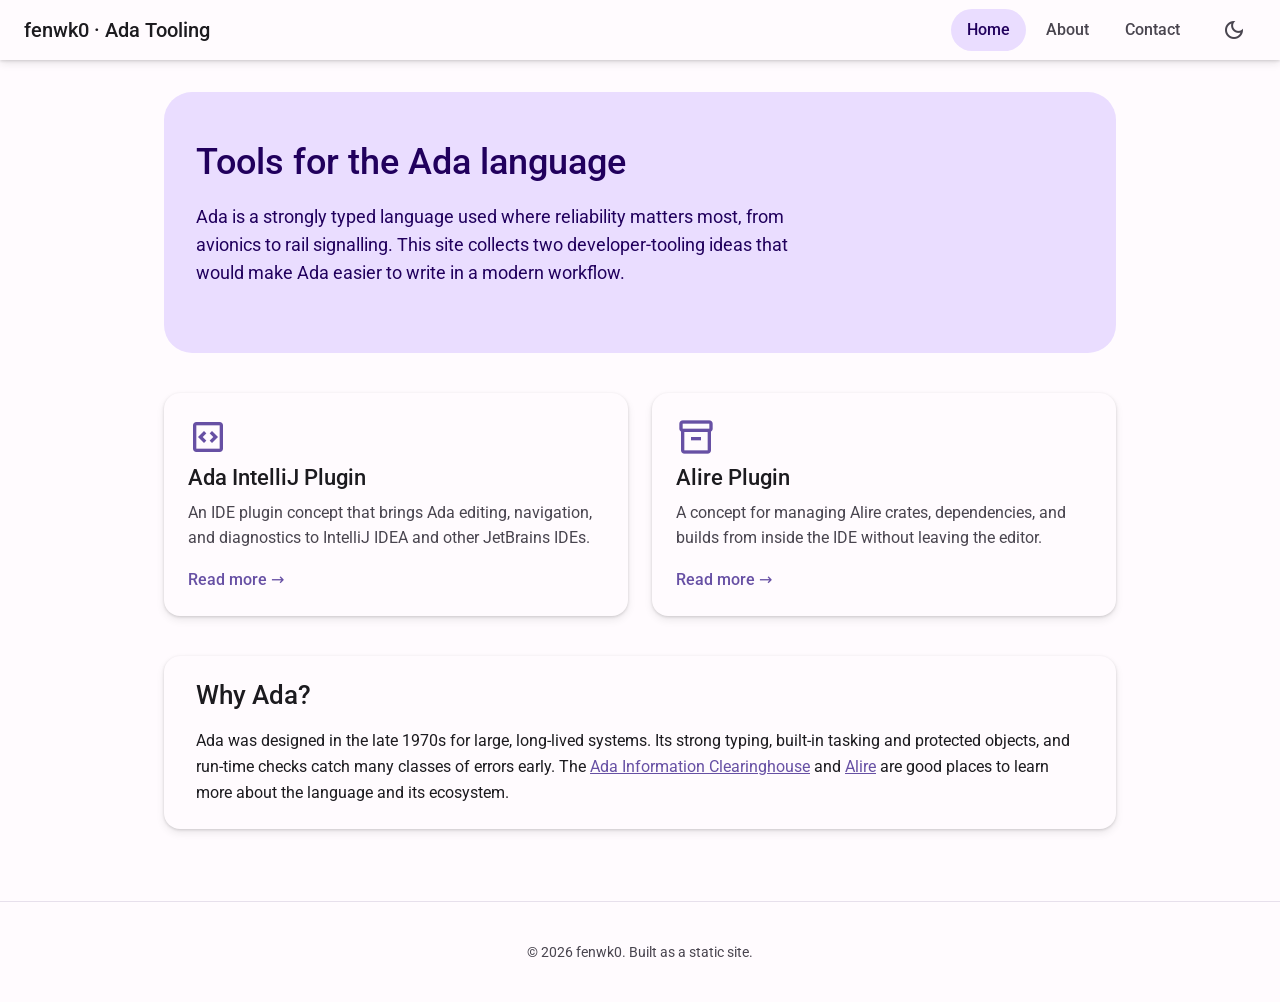
<file: index.html>
<!DOCTYPE html>
<html lang="en" data-theme="light">
<head>
  <meta charset="UTF-8">
  <meta name="viewport" content="width=device-width, initial-scale=1.0">
  <title>Home | fenwk0 · Ada Tooling</title>
  <meta name="description" content="Developer tooling for the Ada programming language: an IntelliJ IDEA plugin concept and an Alire integration concept.">
  <script>
    (function () {
      var saved = localStorage.getItem("theme");
      var dark = saved ? saved === "dark" : window.matchMedia("(prefers-color-scheme: dark)").matches;
      document.documentElement.setAttribute("data-theme", dark ? "dark" : "light");
    })();
  </script>
  <link rel="preconnect" href="https://fonts.googleapis.com">
  <link rel="preconnect" href="https://fonts.gstatic.com" crossorigin>
  <link href="https://fonts.googleapis.com/css2?family=Roboto:wght@400;500;700&family=Roboto+Mono&display=swap" rel="stylesheet">
  <link href="https://fonts.googleapis.com/css2?family=Material+Symbols+Outlined" rel="stylesheet">
  <link rel="stylesheet" href="css/styles.css">
</head>
<body>
  <header class="app-bar">
    <a class="brand" href="index.html">fenwk0 · Ada Tooling</a>
    <nav class="nav-links">
      <a href="index.html" aria-current="page">Home</a>
      <a href="about.html">About</a>
      <a href="contact.html">Contact</a>
    </nav>
    <button id="theme-toggle" class="icon-btn" type="button" aria-label="Toggle dark mode" aria-pressed="false">
      <span class="material-symbols-outlined">dark_mode</span>
    </button>
  </header>

  <main>
    <section class="hero">
      <h1>Tools for the Ada language</h1>
      <p>Ada is a strongly typed language used where reliability matters most, from avionics to rail signalling.
        This site collects two developer-tooling ideas that would make Ada easier to write in a modern workflow.</p>
    </section>

    <section class="cards" aria-label="Plugin overview">
      <a class="card" href="ada-intellij-plugin.html">
        <span class="material-symbols-outlined">code_blocks</span>
        <h2>Ada IntelliJ Plugin</h2>
        <p>An IDE plugin concept that brings Ada editing, navigation, and diagnostics to IntelliJ IDEA and other JetBrains IDEs.</p>
        <span class="link-label">Read more &rarr;</span>
      </a>

      <a class="card" href="alire-plugin.html">
        <span class="material-symbols-outlined">inventory_2</span>
        <h2>Alire Plugin</h2>
        <p>A concept for managing Alire crates, dependencies, and builds from inside the IDE without leaving the editor.</p>
        <span class="link-label">Read more &rarr;</span>
      </a>
    </section>

    <section class="surface" style="margin-top: 2.5rem;">
      <h2>Why Ada?</h2>
      <p>Ada was designed in the late 1970s for large, long-lived systems. Its strong typing, built-in
        tasking and protected objects, and run-time checks catch many classes of errors early. The
        <a href="https://www.adaic.org/">Ada Information Clearinghouse</a> and
        <a href="https://alire.ada.dev/">Alire</a> are good places to learn more about the language and its
        ecosystem.</p>
    </section>
  </main>

  <footer class="site-footer">
    <p>&copy; 2026 fenwk0. Built as a static site.</p>
  </footer>

  <script src="js/theme.js"></script>
</body>
</html>
</file>
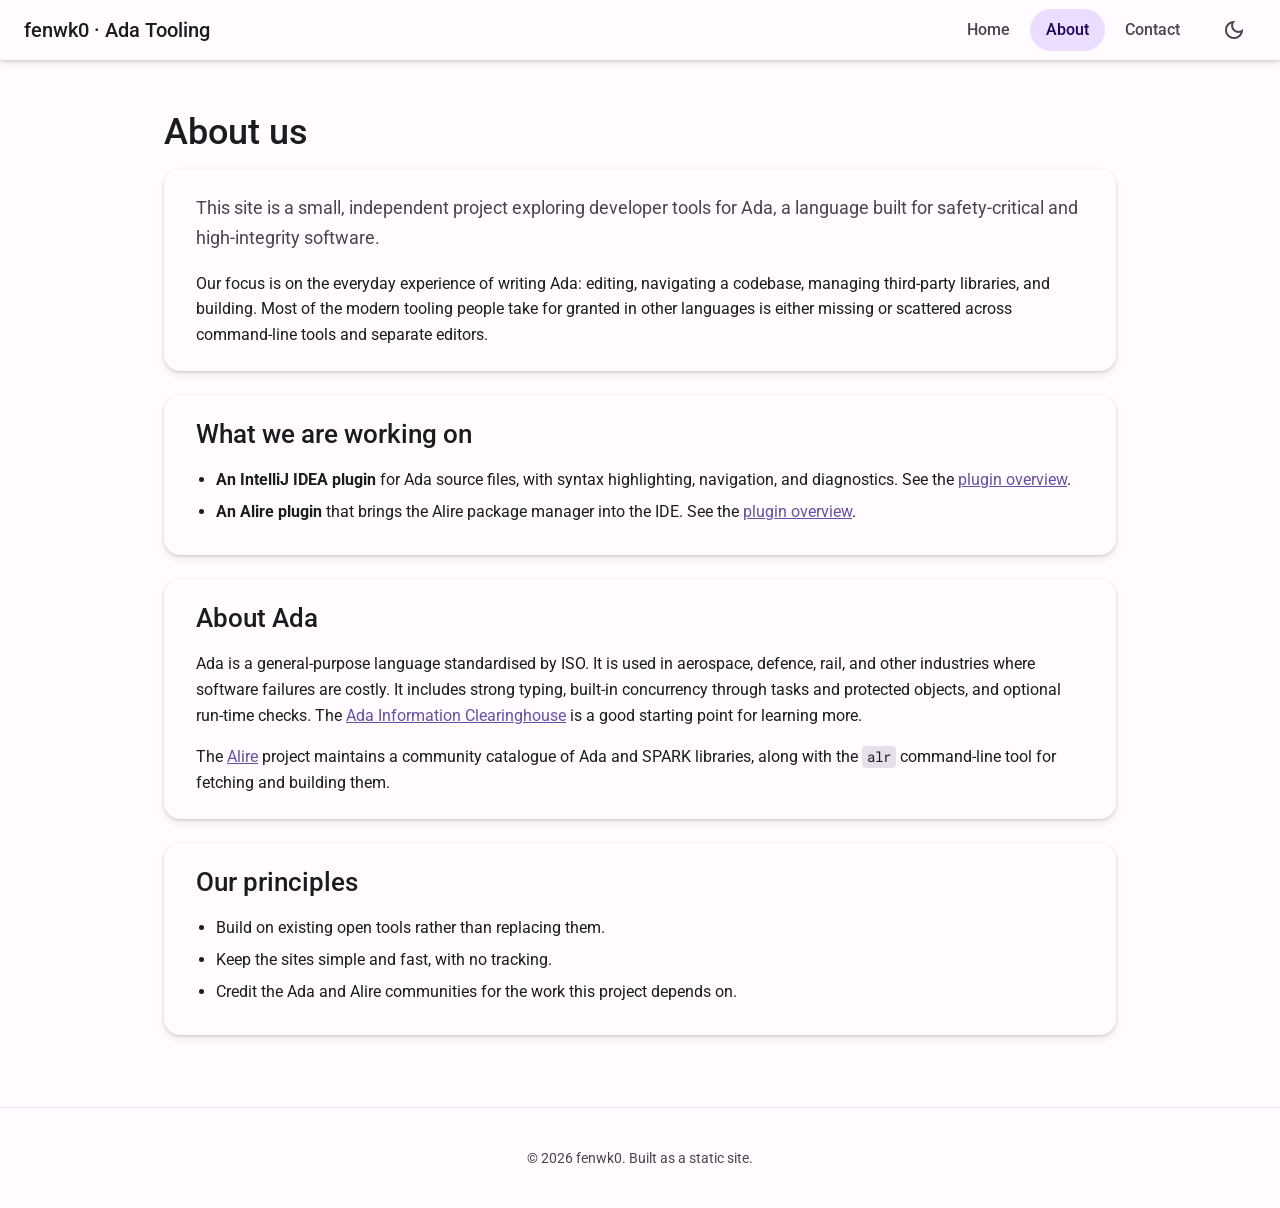
<file: about.html>
<!DOCTYPE html>
<html lang="en" data-theme="light">
<head>
  <meta charset="UTF-8">
  <meta name="viewport" content="width=device-width, initial-scale=1.0">
  <title>About | fenwk0 · Ada Tooling</title>
  <meta name="description" content="About fenwk0 and this Ada tooling site.">
  <script>
    (function () {
      var saved = localStorage.getItem("theme");
      var dark = saved ? saved === "dark" : window.matchMedia("(prefers-color-scheme: dark)").matches;
      document.documentElement.setAttribute("data-theme", dark ? "dark" : "light");
    })();
  </script>
  <link rel="preconnect" href="https://fonts.googleapis.com">
  <link rel="preconnect" href="https://fonts.gstatic.com" crossorigin>
  <link href="https://fonts.googleapis.com/css2?family=Roboto:wght@400;500;700&family=Roboto+Mono&display=swap" rel="stylesheet">
  <link href="https://fonts.googleapis.com/css2?family=Material+Symbols+Outlined" rel="stylesheet">
  <link rel="stylesheet" href="css/styles.css">
</head>
<body>
  <header class="app-bar">
    <a class="brand" href="index.html">fenwk0 · Ada Tooling</a>
    <nav class="nav-links">
      <a href="index.html">Home</a>
      <a href="about.html" aria-current="page">About</a>
      <a href="contact.html">Contact</a>
    </nav>
    <button id="theme-toggle" class="icon-btn" type="button" aria-label="Toggle dark mode" aria-pressed="false">
      <span class="material-symbols-outlined">dark_mode</span>
    </button>
  </header>

  <main>
    <h1>About us</h1>
    <section class="surface">
      <p class="lead">This site is a small, independent project exploring developer tools for Ada, a language
        built for safety-critical and high-integrity software.</p>
      <p>Our focus is on the everyday experience of writing Ada: editing, navigating a codebase, managing
        third-party libraries, and building. Most of the modern tooling people take for granted in other
        languages is either missing or scattered across command-line tools and separate editors.</p>
    </section>

    <section class="surface">
      <h2>What we are working on</h2>
      <ul>
        <li><strong>An IntelliJ IDEA plugin</strong> for Ada source files, with syntax highlighting, navigation,
          and diagnostics. See the <a href="ada-intellij-plugin.html">plugin overview</a>.</li>
        <li><strong>An Alire plugin</strong> that brings the Alire package manager into the IDE. See the
          <a href="alire-plugin.html">plugin overview</a>.</li>
      </ul>
    </section>

    <section class="surface">
      <h2>About Ada</h2>
      <p>Ada is a general-purpose language standardised by ISO. It is used in aerospace, defence, rail, and
        other industries where software failures are costly. It includes strong typing, built-in concurrency
        through tasks and protected objects, and optional run-time checks. The
        <a href="https://www.adaic.org/">Ada Information Clearinghouse</a> is a good starting point for learning
        more.</p>
      <p>The <a href="https://alire.ada.dev/">Alire</a> project maintains a community catalogue of Ada and SPARK
        libraries, along with the <code>alr</code> command-line tool for fetching and building them.</p>
    </section>

    <section class="surface">
      <h2>Our principles</h2>
      <ul>
        <li>Build on existing open tools rather than replacing them.</li>
        <li>Keep the sites simple and fast, with no tracking.</li>
        <li>Credit the Ada and Alire communities for the work this project depends on.</li>
      </ul>
    </section>
  </main>

  <footer class="site-footer">
    <p>&copy; 2026 fenwk0. Built as a static site.</p>
  </footer>

  <script src="js/theme.js"></script>
</body>
</html>
</file>
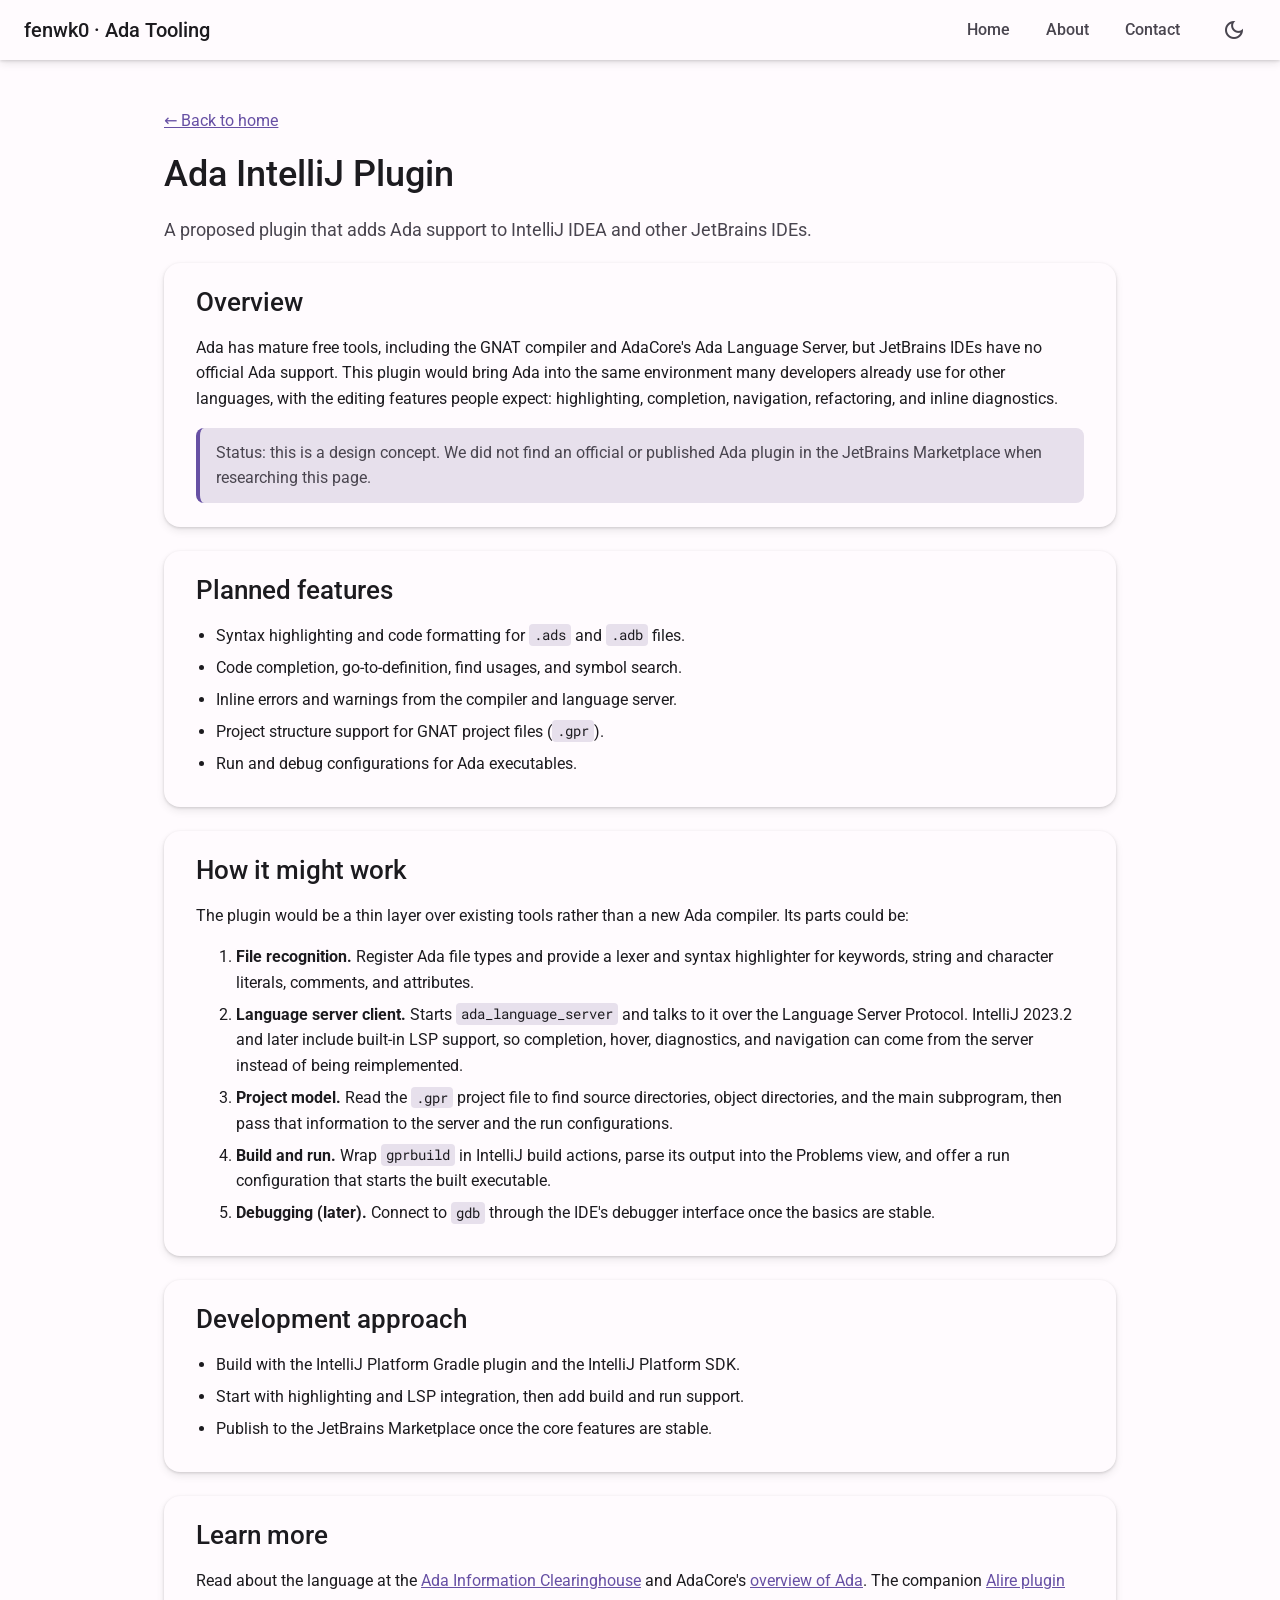
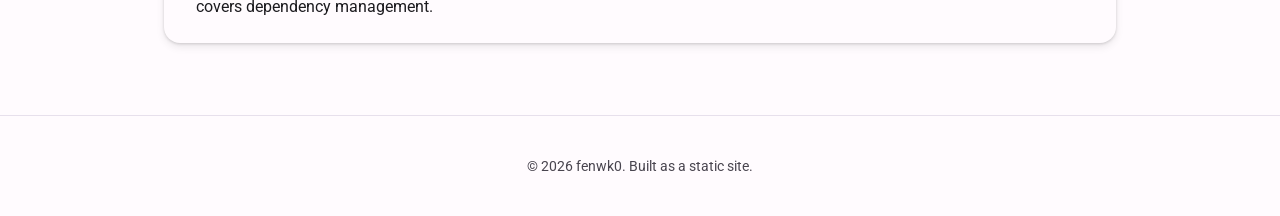
<file: ada-intellij-plugin.html>
<!DOCTYPE html>
<html lang="en" data-theme="light">
<head>
  <meta charset="UTF-8">
  <meta name="viewport" content="width=device-width, initial-scale=1.0">
  <title>Ada IntelliJ Plugin | fenwk0 · Ada Tooling</title>
  <meta name="description" content="A concept for an Ada language plugin for IntelliJ IDEA, and how it could work.">
  <script>
    (function () {
      var saved = localStorage.getItem("theme");
      var dark = saved ? saved === "dark" : window.matchMedia("(prefers-color-scheme: dark)").matches;
      document.documentElement.setAttribute("data-theme", dark ? "dark" : "light");
    })();
  </script>
  <link rel="preconnect" href="https://fonts.googleapis.com">
  <link rel="preconnect" href="https://fonts.gstatic.com" crossorigin>
  <link href="https://fonts.googleapis.com/css2?family=Roboto:wght@400;500;700&family=Roboto+Mono&display=swap" rel="stylesheet">
  <link href="https://fonts.googleapis.com/css2?family=Material+Symbols+Outlined" rel="stylesheet">
  <link rel="stylesheet" href="css/styles.css">
</head>
<body>
  <header class="app-bar">
    <a class="brand" href="index.html">fenwk0 · Ada Tooling</a>
    <nav class="nav-links">
      <a href="index.html">Home</a>
      <a href="about.html">About</a>
      <a href="contact.html">Contact</a>
    </nav>
    <button id="theme-toggle" class="icon-btn" type="button" aria-label="Toggle dark mode" aria-pressed="false">
      <span class="material-symbols-outlined">dark_mode</span>
    </button>
  </header>

  <main>
    <p><a href="index.html">&larr; Back to home</a></p>
    <h1>Ada IntelliJ Plugin</h1>
    <p class="lead">A proposed plugin that adds Ada support to IntelliJ IDEA and other JetBrains IDEs.</p>

    <section class="surface">
      <h2>Overview</h2>
      <p>Ada has mature free tools, including the GNAT compiler and AdaCore's Ada Language Server, but JetBrains
        IDEs have no official Ada support. This plugin would bring Ada into the same environment many developers
        already use for other languages, with the editing features people expect: highlighting, completion,
        navigation, refactoring, and inline diagnostics.</p>
      <p class="note">Status: this is a design concept. We did not find an official or published Ada plugin in the
        JetBrains Marketplace when researching this page.</p>
    </section>

    <section class="surface">
      <h2>Planned features</h2>
      <ul>
        <li>Syntax highlighting and code formatting for <code>.ads</code> and <code>.adb</code> files.</li>
        <li>Code completion, go-to-definition, find usages, and symbol search.</li>
        <li>Inline errors and warnings from the compiler and language server.</li>
        <li>Project structure support for GNAT project files (<code>.gpr</code>).</li>
        <li>Run and debug configurations for Ada executables.</li>
      </ul>
    </section>

    <section class="surface">
      <h2>How it might work</h2>
      <p>The plugin would be a thin layer over existing tools rather than a new Ada compiler. Its parts could be:</p>
      <ol>
        <li><strong>File recognition.</strong> Register Ada file types and provide a lexer and syntax highlighter
          for keywords, string and character literals, comments, and attributes.</li>
        <li><strong>Language server client.</strong> Starts <code>ada_language_server</code> and talks to it over the
          Language Server Protocol. IntelliJ 2023.2 and later include built-in LSP support, so completion,
          hover, diagnostics, and navigation can come from the server instead of being reimplemented.</li>
        <li><strong>Project model.</strong> Read the <code>.gpr</code> project file to find source directories,
          object directories, and the main subprogram, then pass that information to the server and the run
          configurations.</li>
        <li><strong>Build and run.</strong> Wrap <code>gprbuild</code> in IntelliJ build actions, parse its output
          into the Problems view, and offer a run configuration that starts the built executable.</li>
        <li><strong>Debugging (later).</strong> Connect to <code>gdb</code> through the IDE's debugger
          interface once the basics are stable.</li>
      </ol>
    </section>

    <section class="surface">
      <h2>Development approach</h2>
      <ul>
        <li>Build with the IntelliJ Platform Gradle plugin and the IntelliJ Platform SDK.</li>
        <li>Start with highlighting and LSP integration, then add build and run support.</li>
        <li>Publish to the JetBrains Marketplace once the core features are stable.</li>
      </ul>
    </section>

    <section class="surface">
      <h2>Learn more</h2>
      <p>Read about the language at the <a href="https://www.adaic.org/">Ada Information Clearinghouse</a> and
        AdaCore's <a href="https://www.adacore.com/about-ada">overview of Ada</a>. The companion
        <a href="alire-plugin.html">Alire plugin</a> covers dependency management.</p>
    </section>
  </main>

  <footer class="site-footer">
    <p>&copy; 2026 fenwk0. Built as a static site.</p>
  </footer>

  <script src="js/theme.js"></script>
</body>
</html>
</file>
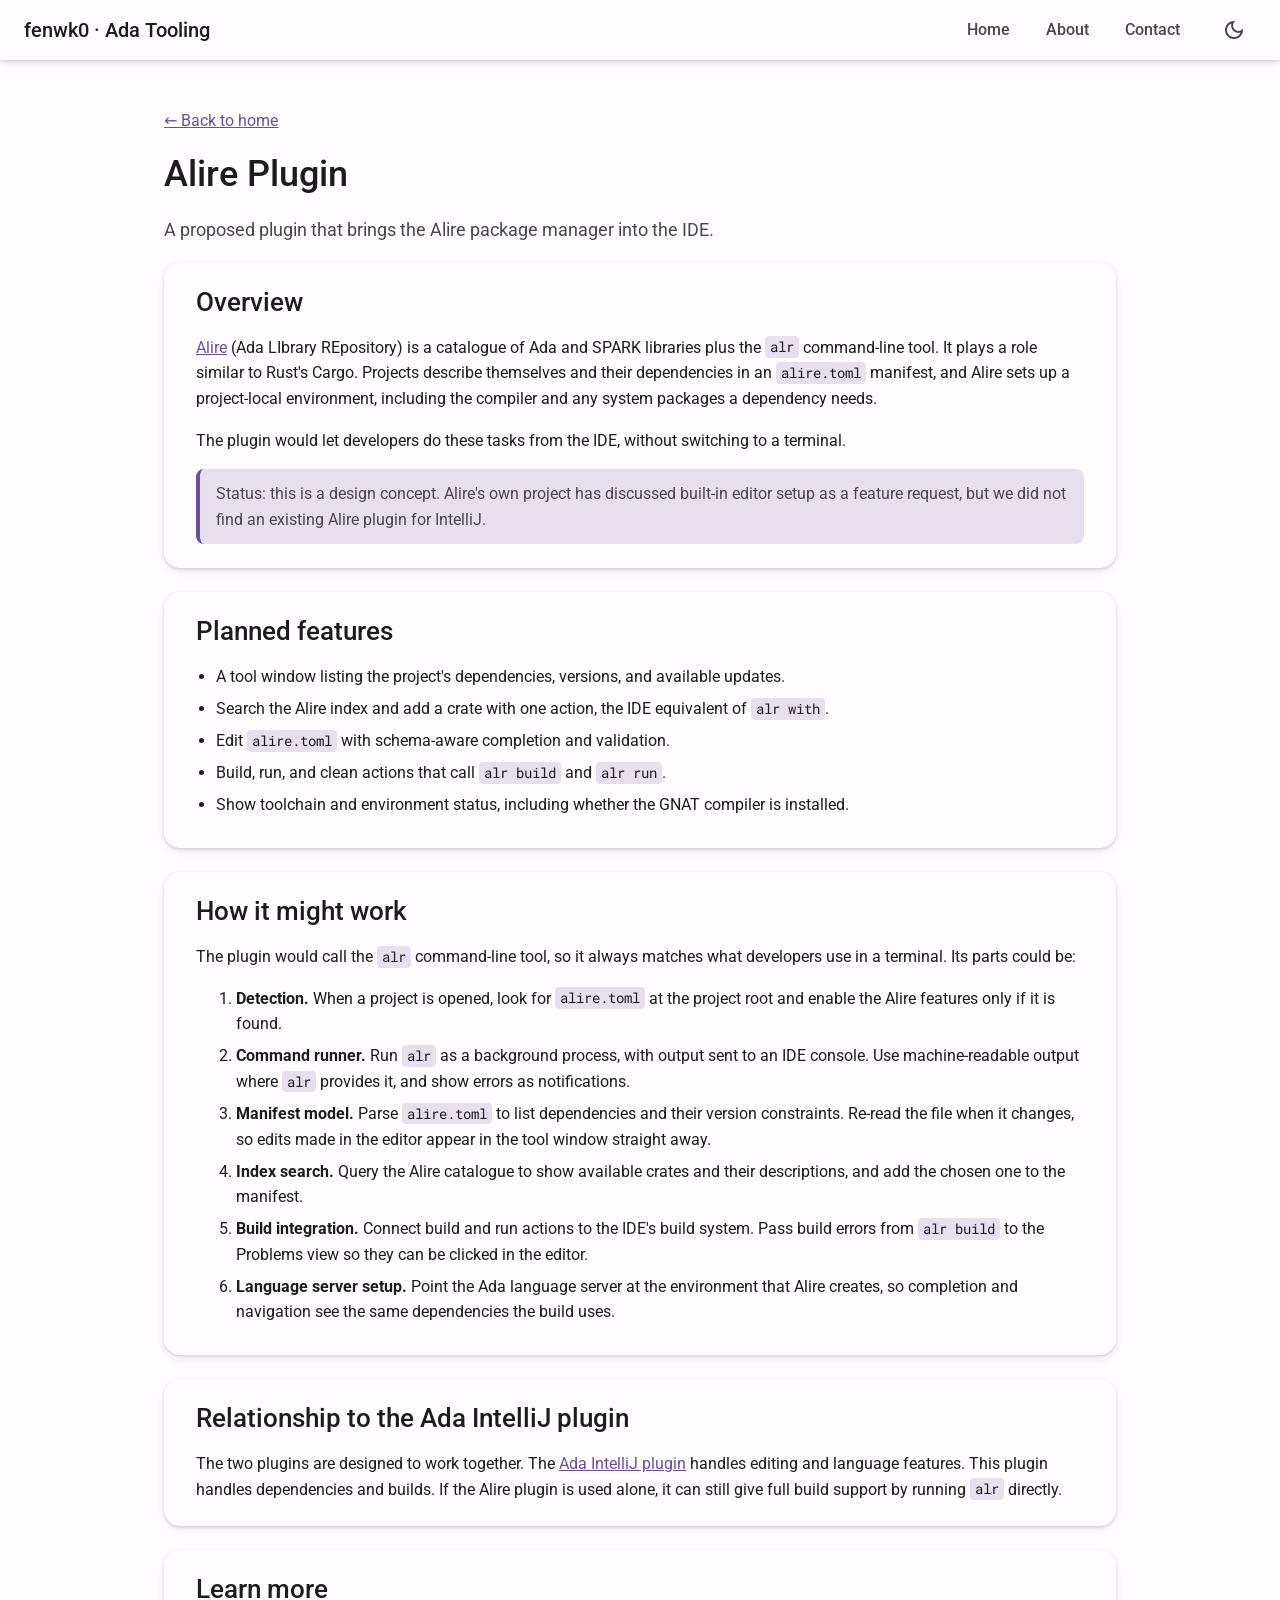
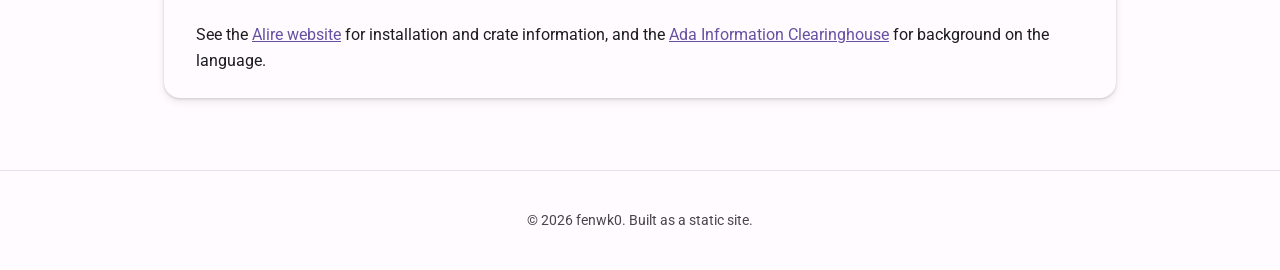
<file: alire-plugin.html>
<!DOCTYPE html>
<html lang="en" data-theme="light">
<head>
  <meta charset="UTF-8">
  <meta name="viewport" content="width=device-width, initial-scale=1.0">
  <title>Alire Plugin | fenwk0 · Ada Tooling</title>
  <meta name="description" content="A concept for an IDE plugin that manages Alire crates and builds, and how it could work.">
  <script>
    (function () {
      var saved = localStorage.getItem("theme");
      var dark = saved ? saved === "dark" : window.matchMedia("(prefers-color-scheme: dark)").matches;
      document.documentElement.setAttribute("data-theme", dark ? "dark" : "light");
    })();
  </script>
  <link rel="preconnect" href="https://fonts.googleapis.com">
  <link rel="preconnect" href="https://fonts.gstatic.com" crossorigin>
  <link href="https://fonts.googleapis.com/css2?family=Roboto:wght@400;500;700&family=Roboto+Mono&display=swap" rel="stylesheet">
  <link href="https://fonts.googleapis.com/css2?family=Material+Symbols+Outlined" rel="stylesheet">
  <link rel="stylesheet" href="css/styles.css">
</head>
<body>
  <header class="app-bar">
    <a class="brand" href="index.html">fenwk0 · Ada Tooling</a>
    <nav class="nav-links">
      <a href="index.html">Home</a>
      <a href="about.html">About</a>
      <a href="contact.html">Contact</a>
    </nav>
    <button id="theme-toggle" class="icon-btn" type="button" aria-label="Toggle dark mode" aria-pressed="false">
      <span class="material-symbols-outlined">dark_mode</span>
    </button>
  </header>

  <main>
    <p><a href="index.html">&larr; Back to home</a></p>
    <h1>Alire Plugin</h1>
    <p class="lead">A proposed plugin that brings the Alire package manager into the IDE.</p>

    <section class="surface">
      <h2>Overview</h2>
      <p><a href="https://alire.ada.dev/">Alire</a> (Ada LIbrary REpository) is a catalogue of Ada and SPARK
        libraries plus the <code>alr</code> command-line tool. It plays a role similar to Rust's Cargo. Projects
        describe themselves and their dependencies in an <code>alire.toml</code> manifest, and Alire sets up a
        project-local environment, including the compiler and any system packages a dependency needs.</p>
      <p>The plugin would let developers do these tasks from the IDE, without switching to a terminal.</p>
      <p class="note">Status: this is a design concept. Alire's own project has discussed built-in editor setup
        as a feature request, but we did not find an existing Alire plugin for IntelliJ.</p>
    </section>

    <section class="surface">
      <h2>Planned features</h2>
      <ul>
        <li>A tool window listing the project's dependencies, versions, and available updates.</li>
        <li>Search the Alire index and add a crate with one action, the IDE equivalent of <code>alr with</code>.</li>
        <li>Edit <code>alire.toml</code> with schema-aware completion and validation.</li>
        <li>Build, run, and clean actions that call <code>alr build</code> and <code>alr run</code>.</li>
        <li>Show toolchain and environment status, including whether the GNAT compiler is installed.</li>
      </ul>
    </section>

    <section class="surface">
      <h2>How it might work</h2>
      <p>The plugin would call the <code>alr</code> command-line tool, so it always matches what developers
        use in a terminal. Its parts could be:</p>
      <ol>
        <li><strong>Detection.</strong> When a project is opened, look for <code>alire.toml</code> at the project
          root and enable the Alire features only if it is found.</li>
        <li><strong>Command runner.</strong> Run <code>alr</code> as a background process, with output sent to
          an IDE console. Use machine-readable output where <code>alr</code> provides it, and show errors as
          notifications.</li>
        <li><strong>Manifest model.</strong> Parse <code>alire.toml</code> to list dependencies and their version
          constraints. Re-read the file when it changes, so edits made in the editor appear in the tool window
          straight away.</li>
        <li><strong>Index search.</strong> Query the Alire catalogue to show available crates and their
          descriptions, and add the chosen one to the manifest.</li>
        <li><strong>Build integration.</strong> Connect build and run actions to the IDE's build system. Pass
          build errors from <code>alr build</code> to the Problems view so they can be clicked in the
          editor.</li>
        <li><strong>Language server setup.</strong> Point the Ada language server at the environment that Alire
          creates, so completion and navigation see the same dependencies the build uses.</li>
      </ol>
    </section>

    <section class="surface">
      <h2>Relationship to the Ada IntelliJ plugin</h2>
      <p>The two plugins are designed to work together. The <a href="ada-intellij-plugin.html">Ada IntelliJ
        plugin</a> handles editing and language features. This plugin handles dependencies and builds. If the
        Alire plugin is used alone, it can still give full build support by running <code>alr</code> directly.</p>
    </section>

    <section class="surface">
      <h2>Learn more</h2>
      <p>See the <a href="https://alire.ada.dev/">Alire website</a> for installation and crate information, and
        the <a href="https://www.adaic.org/">Ada Information Clearinghouse</a> for background on the language.</p>
    </section>
  </main>

  <footer class="site-footer">
    <p>&copy; 2026 fenwk0. Built as a static site.</p>
  </footer>

  <script src="js/theme.js"></script>
</body>
</html>
</file>
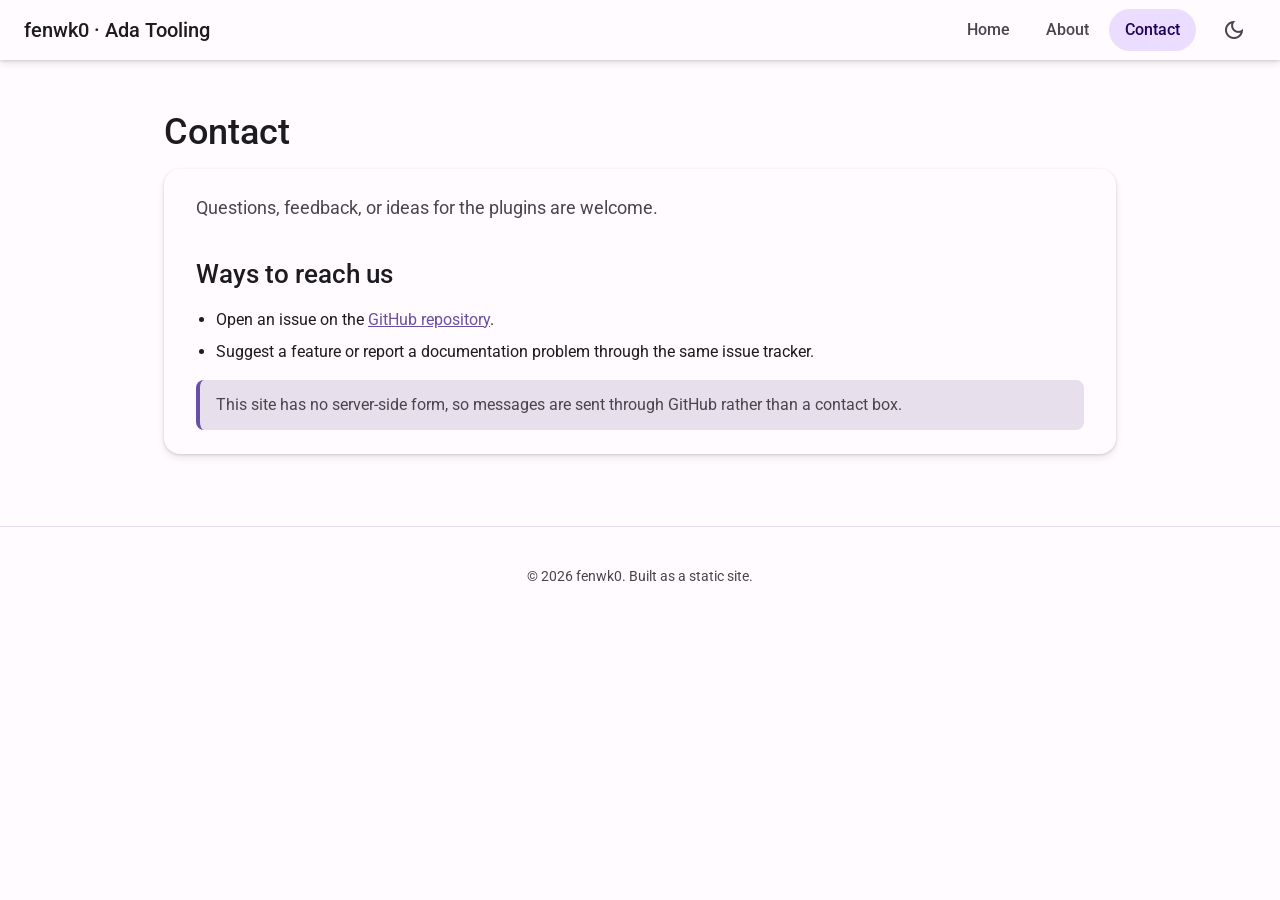
<file: contact.html>
<!DOCTYPE html>
<html lang="en" data-theme="light">
<head>
  <meta charset="UTF-8">
  <meta name="viewport" content="width=device-width, initial-scale=1.0">
  <title>Contact | fenwk0 · Ada Tooling</title>
  <meta name="description" content="How to get in touch about the Ada tooling projects.">
  <script>
    (function () {
      var saved = localStorage.getItem("theme");
      var dark = saved ? saved === "dark" : window.matchMedia("(prefers-color-scheme: dark)").matches;
      document.documentElement.setAttribute("data-theme", dark ? "dark" : "light");
    })();
  </script>
  <link rel="preconnect" href="https://fonts.googleapis.com">
  <link rel="preconnect" href="https://fonts.gstatic.com" crossorigin>
  <link href="https://fonts.googleapis.com/css2?family=Roboto:wght@400;500;700&family=Roboto+Mono&display=swap" rel="stylesheet">
  <link href="https://fonts.googleapis.com/css2?family=Material+Symbols+Outlined" rel="stylesheet">
  <link rel="stylesheet" href="css/styles.css">
</head>
<body>
  <header class="app-bar">
    <a class="brand" href="index.html">fenwk0 · Ada Tooling</a>
    <nav class="nav-links">
      <a href="index.html">Home</a>
      <a href="about.html">About</a>
      <a href="contact.html" aria-current="page">Contact</a>
    </nav>
    <button id="theme-toggle" class="icon-btn" type="button" aria-label="Toggle dark mode" aria-pressed="false">
      <span class="material-symbols-outlined">dark_mode</span>
    </button>
  </header>

  <main>
    <h1>Contact</h1>
    <section class="surface">
      <p class="lead">Questions, feedback, or ideas for the plugins are welcome.</p>
      <h2>Ways to reach us</h2>
      <ul>
        <li>Open an issue on the <a href="https://github.com/fenwk0/fenwk0.github.io/issues">GitHub repository</a>.</li>
        <li>Suggest a feature or report a documentation problem through the same issue tracker.</li>
      </ul>
      <p class="note">This site has no server-side form, so messages are sent through GitHub rather than a contact box.</p>
    </section>
  </main>

  <footer class="site-footer">
    <p>&copy; 2026 fenwk0. Built as a static site.</p>
  </footer>

  <script src="js/theme.js"></script>
</body>
</html>
</file>
<file: css/styles.css>
/* Material-inspired theme with light and dark modes */

:root {
  --md-primary: #6750a4;
  --md-on-primary: #ffffff;
  --md-primary-container: #eaddff;
  --md-on-primary-container: #21005d;
  --md-secondary: #625b71;
  --md-background: #fffbfe;
  --md-on-background: #1c1b1f;
  --md-surface: #fffbfe;
  --md-surface-variant: #e7e0ec;
  --md-on-surface-variant: #49454f;
  --md-outline: #79747e;
  --md-shadow: rgba(0, 0, 0, 0.15);
  --md-radius: 16px;
  --md-elevation: 0 1px 3px var(--md-shadow), 0 4px 8px rgba(0, 0, 0, 0.08);
}

[data-theme="dark"] {
  --md-primary: #d0bcff;
  --md-on-primary: #381e72;
  --md-primary-container: #4f378b;
  --md-on-primary-container: #eaddff;
  --md-secondary: #ccc2dc;
  --md-background: #1c1b1f;
  --md-on-background: #e6e1e5;
  --md-surface: #2b2930;
  --md-surface-variant: #49454f;
  --md-on-surface-variant: #cac4d0;
  --md-outline: #938f99;
  --md-shadow: rgba(0, 0, 0, 0.6);
  --md-elevation: 0 1px 3px var(--md-shadow), 0 4px 8px rgba(0, 0, 0, 0.4);
}

* {
  box-sizing: border-box;
}

html {
  color-scheme: light;
}

[data-theme="dark"] {
  color-scheme: dark;
}

body {
  margin: 0;
  font-family: "Roboto", system-ui, -apple-system, "Segoe UI", sans-serif;
  background: var(--md-background);
  color: var(--md-on-background);
  line-height: 1.6;
  transition: background-color 0.25s ease, color 0.25s ease;
}

a {
  color: var(--md-primary);
}

h1, h2, h3 {
  line-height: 1.25;
  font-weight: 500;
}

h1 { font-size: 2.25rem; margin: 0.5em 0 0.4em; }
h2 { font-size: 1.6rem; margin: 1.4em 0 0.5em; }
h3 { font-size: 1.2rem; margin: 1.2em 0 0.4em; }

/* ---------- App bar ---------- */

.app-bar {
  position: sticky;
  top: 0;
  z-index: 10;
  display: flex;
  align-items: center;
  gap: 1rem;
  flex-wrap: wrap;
  padding: 0.5rem 1.5rem;
  background: var(--md-surface);
  box-shadow: var(--md-elevation);
}

.brand {
  font-size: 1.25rem;
  font-weight: 500;
  color: var(--md-on-background);
  text-decoration: none;
  margin-right: auto;
}

.nav-links {
  display: flex;
  gap: 0.25rem;
  flex-wrap: wrap;
}

.nav-links a {
  padding: 0.5rem 1rem;
  border-radius: 999px;
  text-decoration: none;
  color: var(--md-on-surface-variant);
  font-weight: 500;
  transition: background-color 0.2s ease;
}

.nav-links a:hover {
  background: var(--md-surface-variant);
}

.nav-links a[aria-current="page"] {
  background: var(--md-primary-container);
  color: var(--md-on-primary-container);
}

.icon-btn {
  display: inline-flex;
  align-items: center;
  justify-content: center;
  width: 44px;
  height: 44px;
  border: none;
  border-radius: 50%;
  background: transparent;
  color: var(--md-on-surface-variant);
  cursor: pointer;
  transition: background-color 0.2s ease;
}

.icon-btn:hover,
.icon-btn:focus-visible {
  background: var(--md-surface-variant);
}

.material-symbols-outlined {
  font-variation-settings: "FILL" 0, "wght" 400, "GRAD" 0, "opsz" 24;
}

/* ---------- Layout ---------- */

main {
  max-width: 1000px;
  margin: 0 auto;
  padding: 2rem 1.5rem 3rem;
}

.hero {
  background: var(--md-primary-container);
  color: var(--md-on-primary-container);
  border-radius: 28px;
  padding: 3rem 2rem;
  margin-bottom: 2.5rem;
}

.hero h1 {
  margin-top: 0;
}

.hero p {
  font-size: 1.1rem;
  max-width: 640px;
}

.cards {
  display: grid;
  grid-template-columns: repeat(auto-fit, minmax(260px, 1fr));
  gap: 1.5rem;
}

.card {
  display: flex;
  flex-direction: column;
  background: var(--md-surface);
  color: inherit;
  border-radius: var(--md-radius);
  padding: 1.5rem;
  box-shadow: var(--md-elevation);
  text-decoration: none;
  transition: transform 0.2s ease, box-shadow 0.2s ease;
}

.card:hover {
  transform: translateY(-3px);
}

.card .material-symbols-outlined {
  font-size: 40px;
  color: var(--md-primary);
}

.card h2 {
  margin: 0.5rem 0;
  font-size: 1.35rem;
}

.card p {
  color: var(--md-on-surface-variant);
  margin: 0 0 1rem;
}

.card .link-label {
  margin-top: auto;
  font-weight: 500;
  color: var(--md-primary);
}

.surface {
  background: var(--md-surface);
  border-radius: var(--md-radius);
  padding: 1.5rem 2rem;
  box-shadow: var(--md-elevation);
  margin-bottom: 1.5rem;
}

.surface > :first-child {
  margin-top: 0;
}

.surface > :last-child {
  margin-bottom: 0;
}

.lead {
  font-size: 1.15rem;
  color: var(--md-on-surface-variant);
}

.chip {
  display: inline-block;
  padding: 0.25rem 0.75rem;
  margin: 0 0.4rem 0.4rem 0;
  border-radius: 8px;
  background: var(--md-surface-variant);
  color: var(--md-on-surface-variant);
  font-size: 0.875rem;
}

.note {
  border-left: 4px solid var(--md-primary);
  background: var(--md-surface-variant);
  padding: 0.75rem 1rem;
  border-radius: 8px;
  color: var(--md-on-surface-variant);
}

code {
  font-family: "Roboto Mono", ui-monospace, Menlo, monospace;
  font-size: 0.9em;
  background: var(--md-surface-variant);
  padding: 0.1em 0.35em;
  border-radius: 4px;
}

pre {
  background: var(--md-surface-variant);
  padding: 1rem;
  border-radius: 12px;
  overflow-x: auto;
}

pre code {
  background: none;
  padding: 0;
}

ul {
  padding-left: 1.25rem;
}

li {
  margin-bottom: 0.4rem;
}

/* ---------- Footer ---------- */

.site-footer {
  text-align: center;
  padding: 1.5rem;
  color: var(--md-on-surface-variant);
  font-size: 0.9rem;
  border-top: 1px solid var(--md-surface-variant);
}

/* ---------- Small screens ---------- */

@media (max-width: 600px) {
  .app-bar {
    padding: 0.5rem 1rem;
  }

  .hero {
    padding: 2rem 1.25rem;
  }

  h1 {
    font-size: 1.8rem;
  }

  .surface {
    padding: 1.25rem;
  }
}

@media (prefers-reduced-motion: reduce) {
  *, *::before, *::after {
    transition: none !important;
  }
}
</file>
